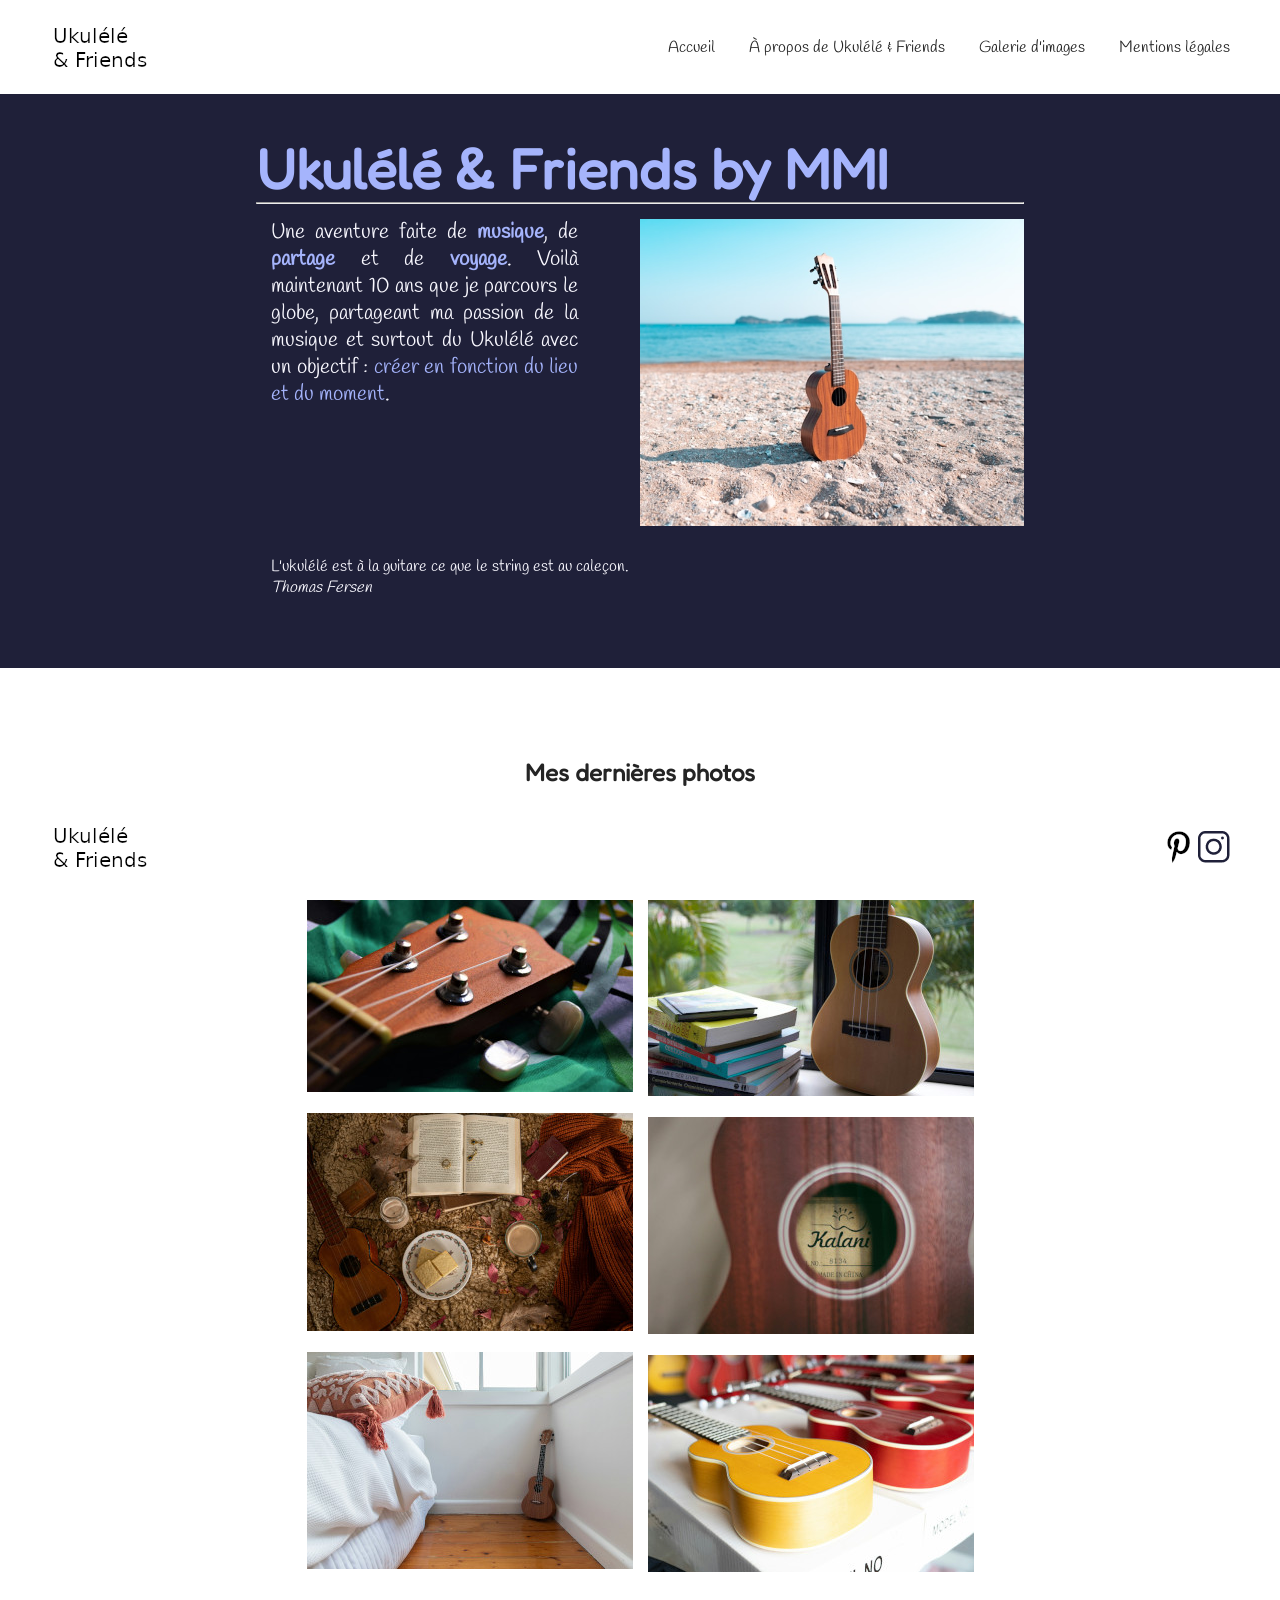
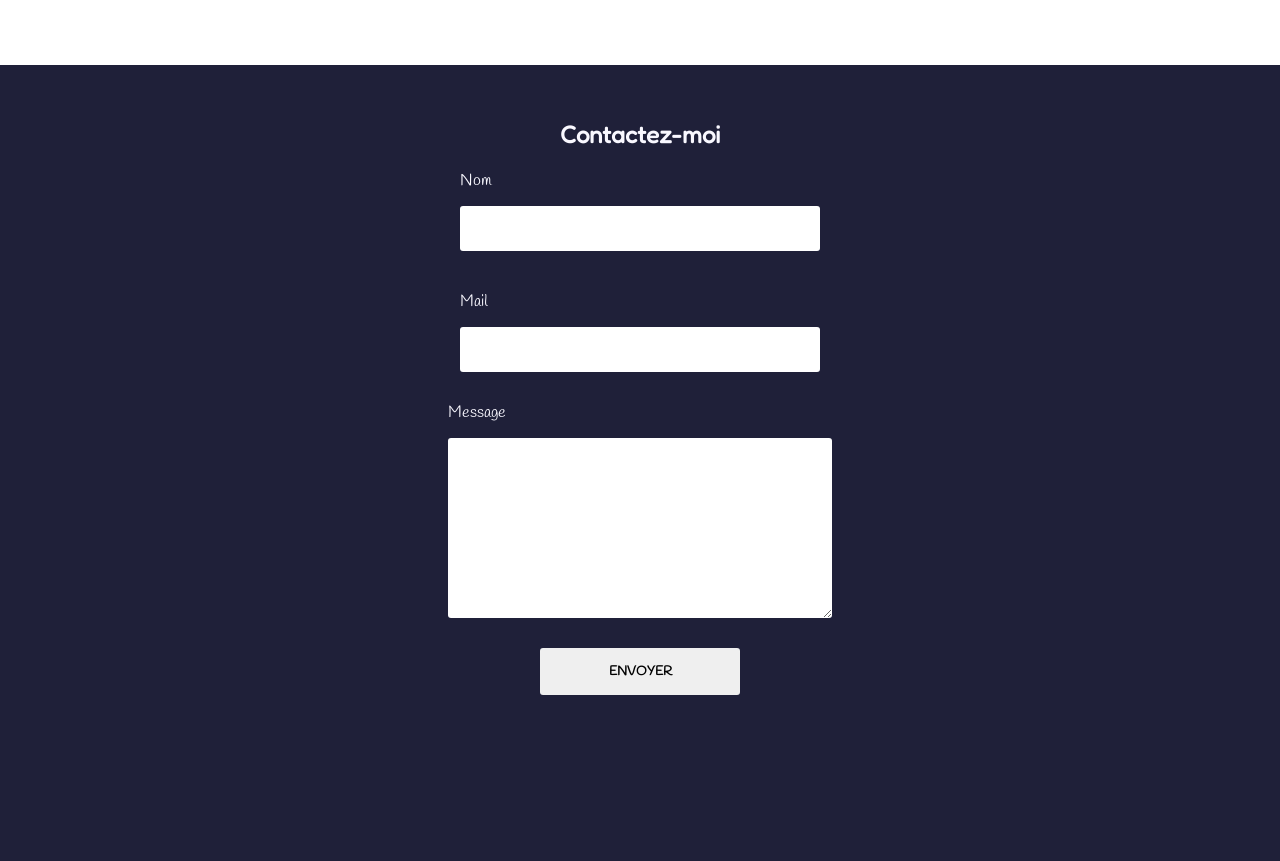
<file: index.html>
<!DOCTYPE html>
<html lang="fr">
    <head>
        <meta charset="UTF-8" />
        <title>Accueil – Ukulélé & Friends</title>
        <meta name="author" content="Damien Brulin" />
        <meta name="keywords" content="Ukulélé, voyages, musique" />
        <meta name="viewport" content="width=device-width, initial-scale=1.0">
        <link href="styles/style.css" rel="stylesheet" type="text/css"/>
    </head>
    <body>
        <!--Début de ma page d'accueil-->
        <header>
            <nav>
                <img src="images/logo_ukulele.png" alt="Logo Ukulélé & Friends"/>
                <p>
                    <a href="index.html" title="Lien vers la page d'accueil">Accueil</a>
                    <a href="a_propos.html" title="Lien vers la page À propos">À propos de Ukulélé & Friends</a>
                    <a href="./galerie.html" title="Lien vers la page Galerie d'images">Galerie d'images</a>
                    <a href="./mentions.html" title="Lien vers la page Mentions Légales">Mentions légales</a>
                </p>
            </nav>
        </header>
        <main>
            <section class="intro">
                <h1>Ukulélé & Friends by MMI</h1>
                <hr />
                <p class="pres">
                    Une aventure faite de <strong>musique</strong>, de <strong>partage</strong> et de <strong>voyage</strong>. Voilà maintenant 10 ans que je parcours le globe, partageant
                    ma passion de la musique et surtout du Ukulélé avec un objectif : <em>créer en fonction
                    du lieu et du moment</em>. 
                </p>
                <img src="images/ukulele_plage.jpg" alt="Un ukulélé sur une plage" />
                <blockquote>
                    <p>
                        L'ukulélé est à la guitare ce que le string est au caleçon.
                    </p>
                    <cite>
                        Thomas Fersen
                    </cite>
                </blockquote>
            </section>
            <section class="photo_accueil">
                <h2>Mes dernières photos</h2>
                <p>
                    <a href="images/accueil/photo1.jpg"><img src="images/accueil/photo1.jpg" alt="Photo 1"/></a>
                    <img src="images/accueil/photo2.jpg" alt="Photo 2"/>
                    <a href="images/accueil/photo3.jpg"><img src="images/accueil/photo3.jpg" alt="Photo 3"/></a>
                    <img src="images/accueil/photo4.jpg" alt="Photo 4"/>
                    <a href="images/accueil/photo5.jpg"><img src="images/accueil/photo5.jpg" alt="Photo 5"/></a>
                    <img src="images/accueil/photo6.jpg" alt="Photo 6"/>
                </p>
            </section>
            <section class="formulaire">
                <h2>Contactez-moi</h2>
                <form method="get" action="#">
                    <fieldset class="identite">
                        <p class="colonne-form">
                            <label for="nom">Nom</label>
                            <input type="text" name="nom" id="nom" />
                        </p>
                        <p class="colonne-form">
                            <label for="mail">Mail</label>
                            <input type="email" name="mail" id="mail" />
                        </p>
                    </fieldset>
                    <label for="message">Message</label>
                    <textarea name="message" id="message" rows="10"></textarea>
                    <input type="submit" value="ENVOYER" />
                </form>
            </section>
        </main>
        <footer>
            <a href="index.html" title="Lien vers la page d'accueil"><img src="images/logo_ukulele.png" alt="Logo Ukulélé & Friends"/></a>
            <p>
                <a href="https://www.pinterest.fr/" title="Lien vers Pinterest" target="_blank"><img src="images/pinterest.png" alt="Logo Pinterest"/></a>
                <a href="https://www.instagram.com/" title="Lien vers Instagram" target="_blank"><img src="images/instagram.png" alt="Logo Instagram"/></a>
            </p>
        </footer>
    </body>
</html>
</file>
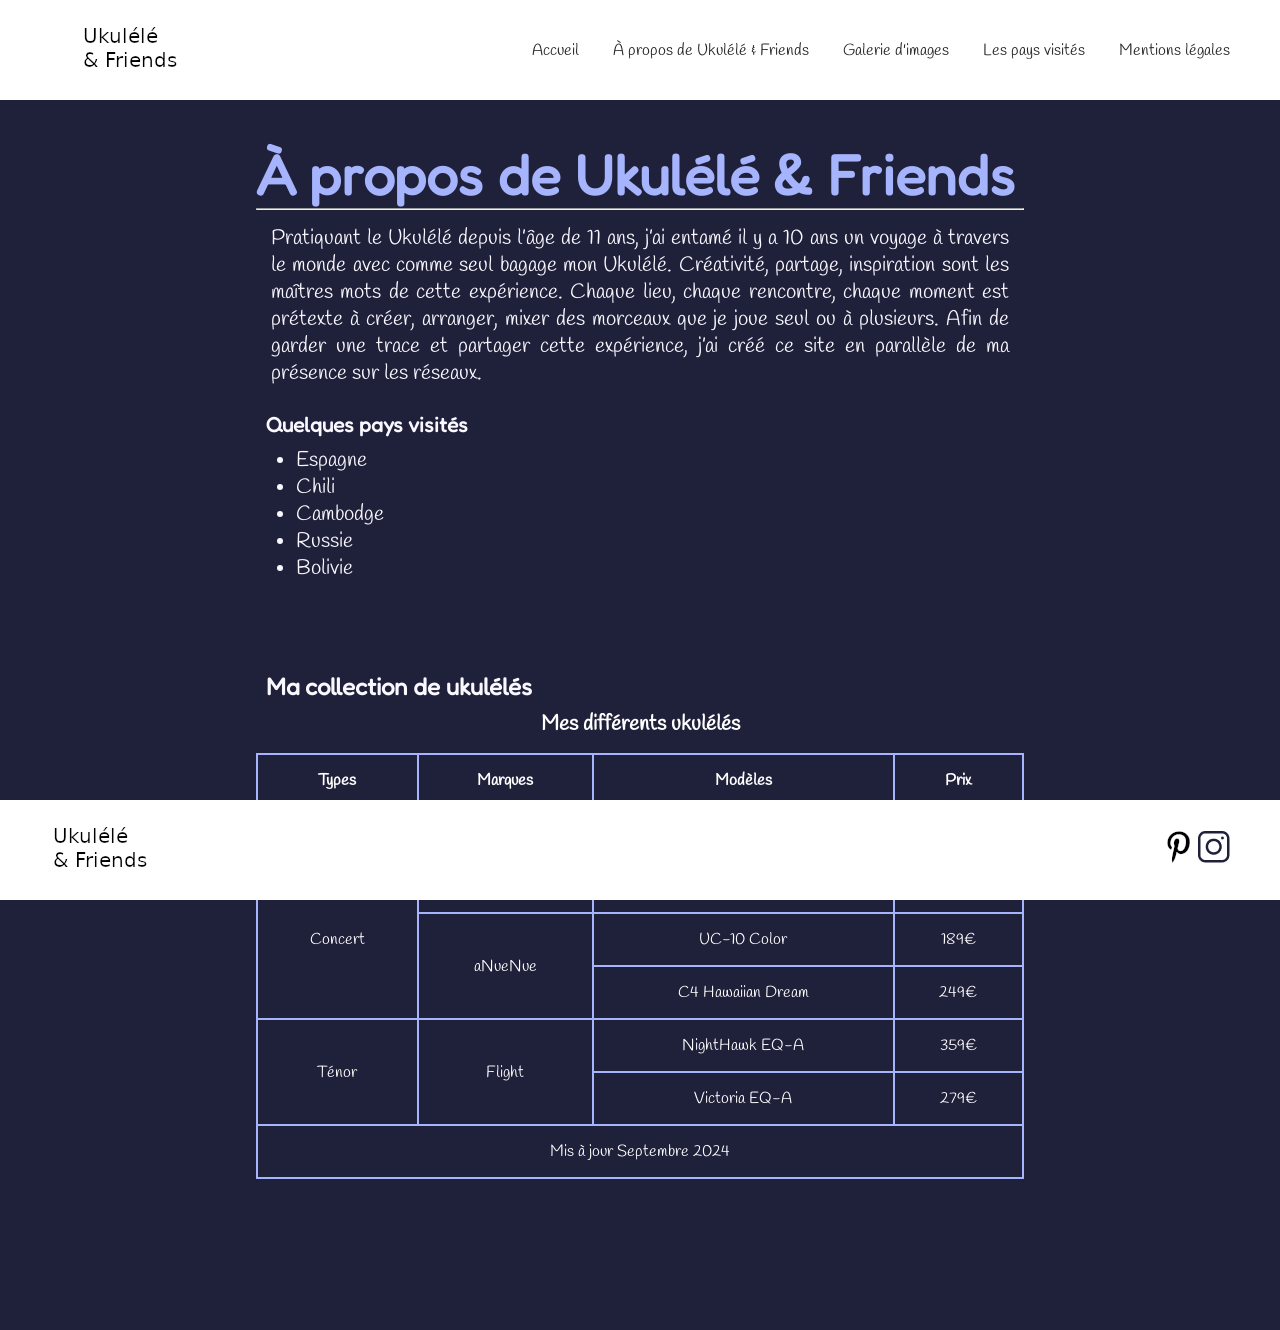
<file: a_propos.html>
<!DOCTYPE html>
<html lang="fr">
    <head>
        <meta charset="UTF-8" />
        <title>À propos – Ukulélé & Friends</title>
        <meta name="author" content="Damien Brulin" />
        <meta name="keywords" content="Ukulélé, voyages, musique" />
        <link href="styles/style.css" rel="stylesheet" type="text/css"/>
    </head>
    <body>
        <!--Début de ma page d'accueil-->
        <header>
            <nav>
                <a href="index.html" title="Lien vers la page d'accueil"><img src="images/logo_ukulele.png" alt="Logo Ukulélé & Friends"/></a>
                <p>
                    <a href="index.html" title="Lien vers la page d'accueil">Accueil</a>
                    <a href="a_propos.html" title="Lien vers la page À propos">À propos de Ukulélé & Friends</a>
                    <a href="./galerie.html" title="Lien vers la page Galerie d'images">Galerie d'images</a>
                    <a href="#pays" title="Les pays visités">Les pays visités</a>
                    <a href="./mentions.html" title="Lien vers la page Mentions Légales">Mentions légales</a>
                </p>
            </nav>  
        </header>
        <main>
            <section>
                <h1>À propos de Ukulélé & Friends</h1>
                <hr />
                <p class="apropos">
                    Pratiquant le Ukulélé depuis l’âge de 11 ans, j’ai entamé il y a 10 ans un voyage à travers le monde avec 
                    comme seul bagage mon Ukulélé. Créativité, partage, inspiration sont les maîtres 
                    mots de cette expérience. Chaque lieu, chaque rencontre, chaque moment est 
                    prétexte à créer, arranger, mixer des morceaux que je joue seul ou à plusieurs. Afin 
                    de garder une trace et partager cette expérience, j’ai créé ce site en parallèle de 
                    ma présence sur les réseaux.
                </p>
                <h2 id="pays" class="apropos">Quelques pays visités</h2>
                <ul class="apropos">
                    <li>Espagne</li>
                    <li>Chili</li>
                    <li>Cambodge</li>
                    <li>Russie</li>
                    <li>Bolivie</li>
                </ul>
            </section>
            <section class="tableau">
                <h2>Ma collection de ukulélés</h2>
                <table>
                    <caption>Mes différents ukulélés</caption>
                    <tr><th>Types</th><th>Marques</th><th>Modèles</th><th>Prix</th></tr>
                    <tr><td>Soprano</td><td>Kala</td><td>KA-Gardenia-S</td><td>89€</td></tr>
                    <tr><td rowspan="3">Concert</td><td>Flight</td><td>Iris-Black</td><td>149€</td></tr>
                    <tr><td rowspan="2">aNueNue</td><td>UC-10 Color</td><td>189€</td></tr>
                    <tr><td>C4 Hawaiian Dream</td><td>249€</td></tr>
                    <tr><td rowspan="2">Ténor</td><td rowspan="2">Flight</td><td>NightHawk EQ-A</td><td>359€</td></tr>
                    <tr><td>Victoria EQ-A</td><td>279€</td></tr>
                    <tr><td colspan="4">Mis à jour Septembre 2024</td></tr>
                </table>
            </section>
        </main>
        <footer>
            <a href="index.html" title="Lien vers la page d'accueil"><img src="images/logo_ukulele.png" alt="Logo Ukulélé & Friends"/></a>
            <p>
                <a href="https://www.pinterest.fr/" title="Lien vers Pinterest" target="_blank"><img src="images/pinterest.png" alt="Logo Pinterest"/></a>
                <a href="https://www.instagram.com/" title="Lien vers Instagram" target="_blank"><img src="images/instagram.png" alt="Logo Instagram"/></a>
            </p>
        </footer>
    </body>
</html>
</file>
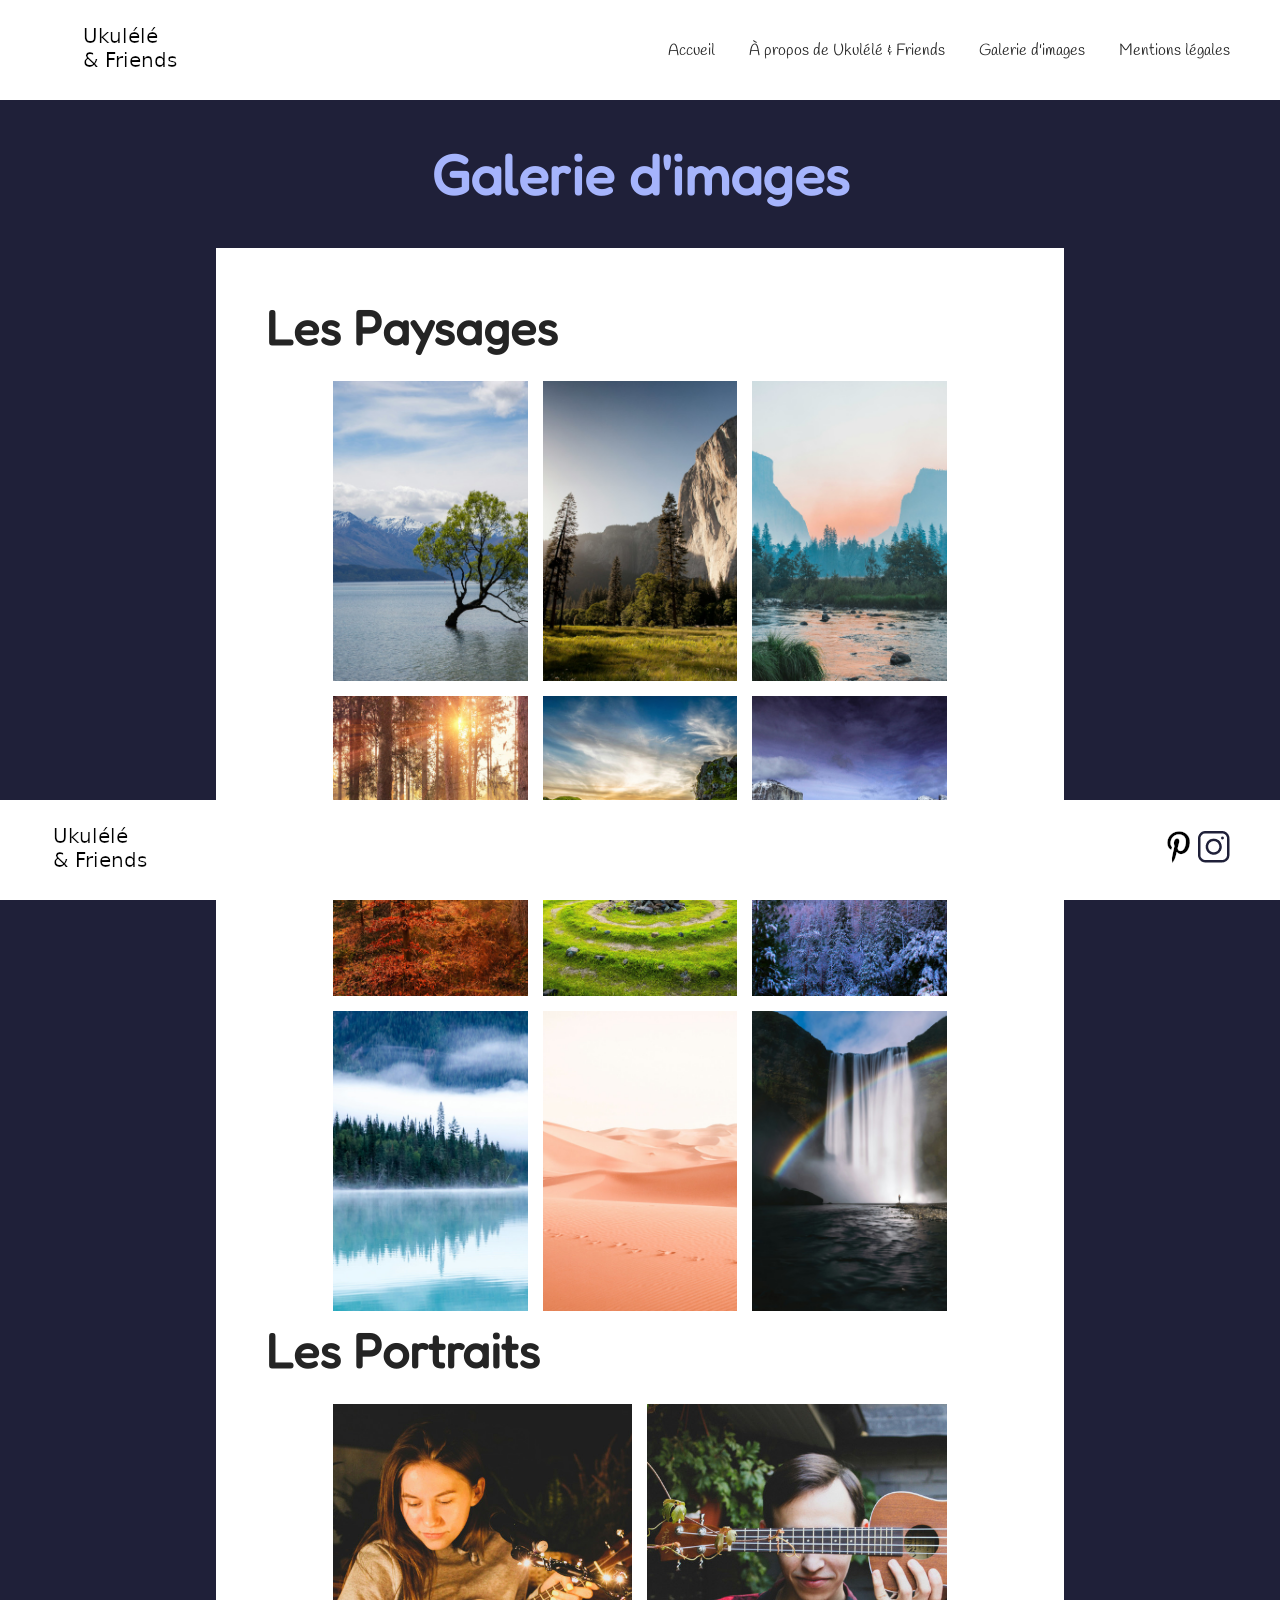
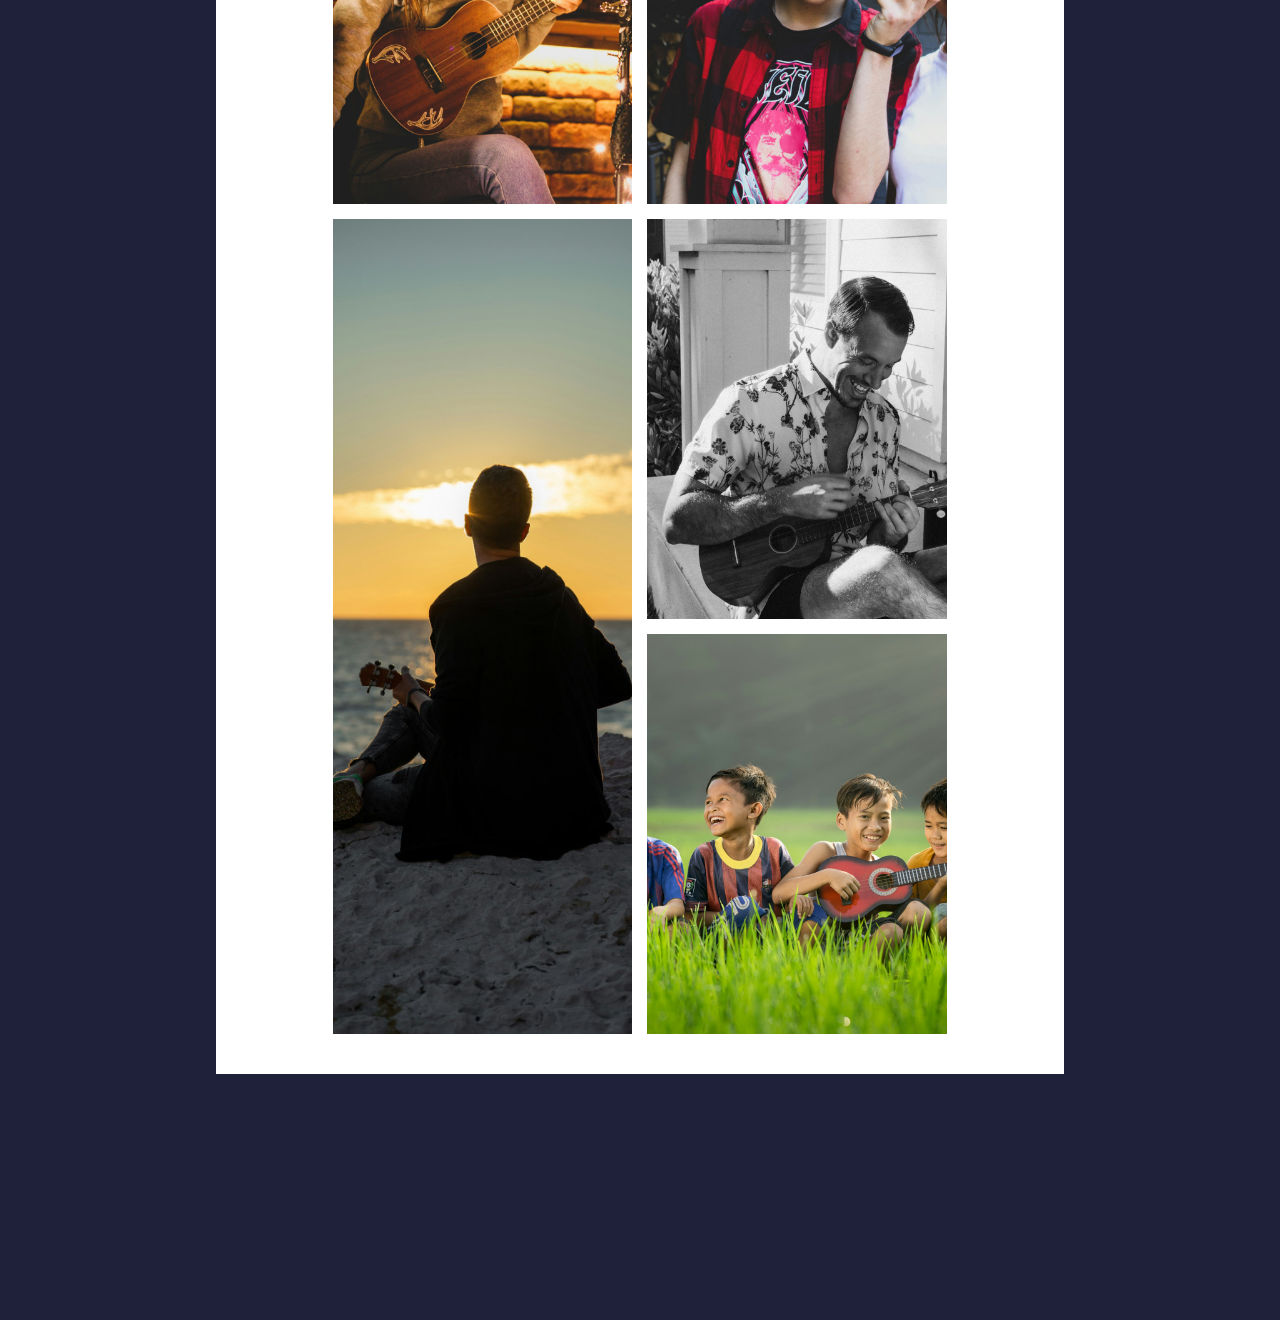
<file: galerie.html>
<!DOCTYPE html>
<html lang="fr">
    <head>
        <meta charset="UTF-8" />
        <title>Galerie – Ukulélé & Friends</title>
        <meta name="author" content="Damien Brulin" />
        <meta name="keywords" content="Ukulélé, voyages, musique" />
        <link href="styles/style.css" rel="stylesheet" type="text/css"/>
    </head>
    <body>
        <header>
			<nav>
				<a href="./index.html" title="Lien vers la page d'accueil"><img src="images/logo_ukulele.png" alt="Logo Ukulélé & Friends"/></a>
				<p>
				<a href="./index.html" title="Lien vers la page d'accueil">Accueil</a>
				<a href="./a_propos.html" title="Lien vers la page À propos">À propos de Ukulélé & Friends</a>
				<a href="./galerie.html" title="Lien vers la page Galerie d'images">Galerie d'images</a>
                    <a href="./mentions.html" title="Lien vers la page Mentions Légales">Mentions légales</a>
				</p>
			</nav>
		</header>
        <main>
            <section class="titre_galerie">
				<h1>Galerie d'images</h1>
			</section>
            <section class="galerie">
                <h2>Les Paysages</h2>
                <p class="grille-paysages">
                    <img src="images/galerie/paysages/paysage1.jpg" alt="Paysage 1" />
		            <img src="images/galerie/paysages/paysage2.jpg" alt="Paysage 2" />
             		<img src="images/galerie/paysages/paysage3.jpg" alt="Paysage 3" />
                    <img src="images/galerie/paysages/paysage4.jpg" alt="Paysage 4" />     
                    <img src="images/galerie/paysages/paysage5.jpg" alt="Paysage 5" />
                    <img src="images/galerie/paysages/paysage6.jpg" alt="Paysage 6" />
                    <img src="images/galerie/paysages/paysage7.jpg" alt="Paysage 7" />            
                    <img src="images/galerie/paysages/paysage8.jpg" alt="Paysage 8" />             
                    <img src="images/galerie/paysages/paysage9.jpg" alt="Paysage 9" /> 
                </p>
                
                <h2>Les Portraits</h2>
                <p class="grille-portraits">
                    <img src="images/galerie/portraits/portrait1.jpg" alt="Portrait 1" />
             		<img src="images/galerie/portraits/portrait2.jpg" alt="Portrait 2" />
                    <img class="portrait_vertical" src="images/galerie/portraits/portrait3.jpg" alt="Portrait 3" />   
                    <img src="images/galerie/portraits/portrait4.jpg" alt="Portrait 4" />
                    <img src="images/galerie/portraits/portrait5.jpg" alt="Portrait 5" />
                </p>
            </section>
        </main>
        <footer>
			<a href="./index.html" title="Lien vers la page d'accueil"><img src="images/logo_ukulele.png" alt="Logo Ukulélé & Friends"/></a>
			<p>
			<a href="https://www.pinterest.fr/" target="_blank" title="Lien vers Pinterest"><img src="images/pinterest.png" alt="Logo Pinterest"/></a>
			<a href="https://www.instagram.com/" target="_blank" title="Lien vers Instagram"><img src="images/instagram.png" alt="Logo Instagram"/></a>
			</p>
		</footer>
    </body>
</html>
</file>
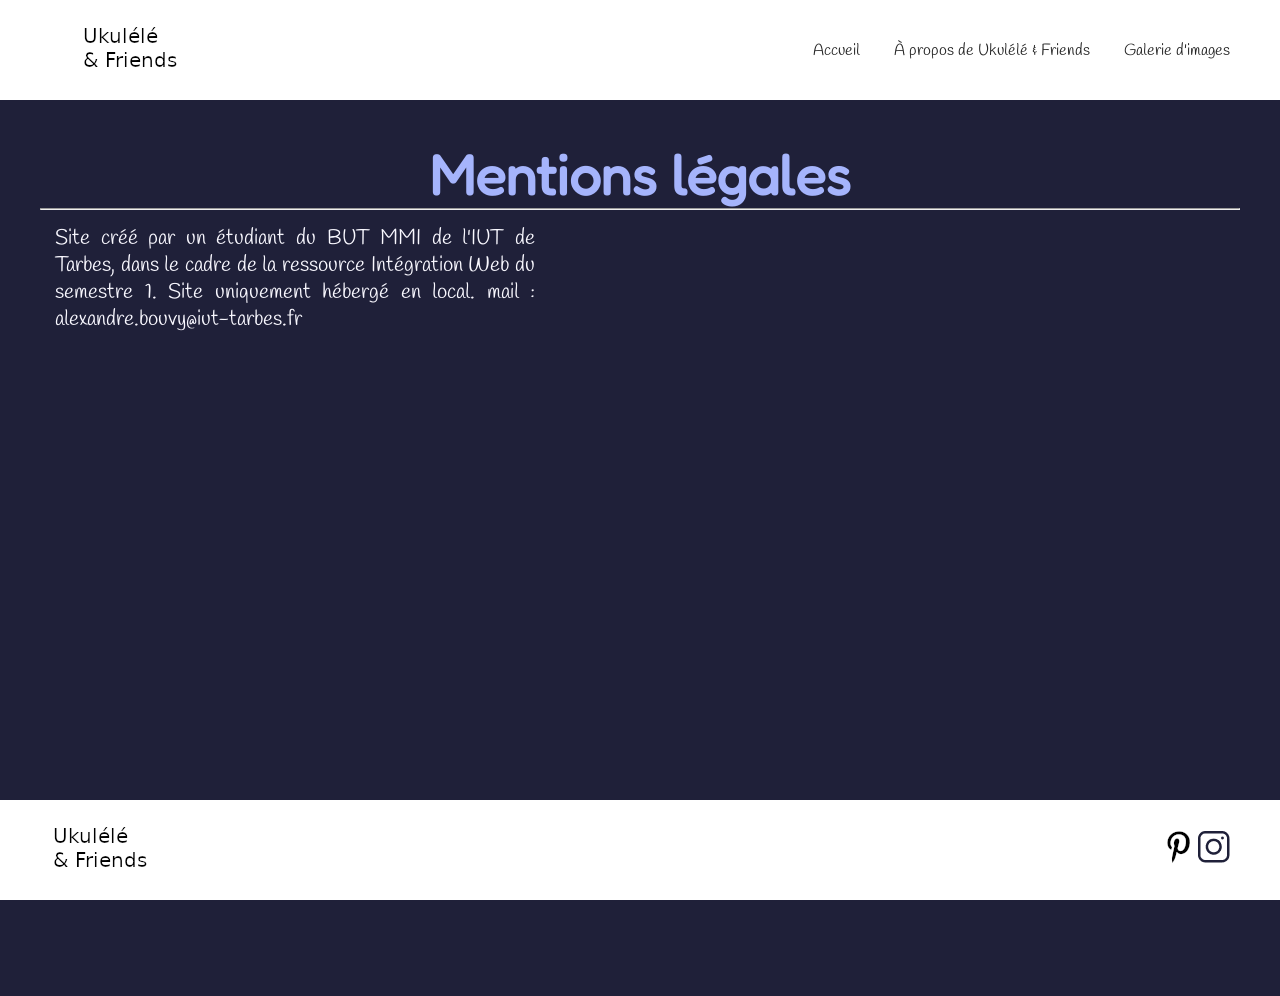
<file: mentions.html>
<!DOCTYPE html>
<html lang="fr">
    <head>
        <meta charset="UTF-8" />
        <title>Galerie – Ukulélé & Friends</title>
        <meta name="author" content="Damien Brulin" />
        <meta name="keywords" content="Ukulélé, voyages, musique" />
        <link href="styles/style.css" rel="stylesheet" type="text/css"/>
    </head>
    <body>
        <header>
			<nav>
				<a href="./index.html" title="Lien vers la page d'accueil"><img src="images/logo_ukulele.png" alt="Logo Ukulélé & Friends"/></a>
				<p>
				<a href="./index.html" title="Lien vers la page d'accueil">Accueil</a>
				<a href="./a_propos.html" title="Lien vers la page À propos">À propos de Ukulélé & Friends</a>
				<a href="./galerie.html" title="Lien vers la page Galerie d'images">Galerie d'images</a>
				</p>
			</nav>
		</header>
        <main>
            <section class="titre_galerie">
				<h1>Mentions légales</h1>
                <hr />
                <p class="pres">
                    Site créé par un étudiant du BUT MMI de l'IUT de Tarbes, dans le cadre de la ressource Intégration Web du semestre 1.
                    Site uniquement hébergé en local.
			mail : alexandre.bouvy@iut-tarbes.fr
                </p>
			</section>
        </main>
        <footer>
			<a href="./index.html" title="Lien vers la page d'accueil"><img src="images/logo_ukulele.png" alt="Logo Ukulélé & Friends"/></a>
			<p>
			<a href="https://www.pinterest.fr/" target="_blank" title="Lien vers Pinterest"><img src="images/pinterest.png" alt="Logo Pinterest"/></a>
			<a href="https://www.instagram.com/" target="_blank" title="Lien vers Instagram"><img src="images/instagram.png" alt="Logo Instagram"/></a>
			</p>
		</footer>
    </body>
</html>
</file>
<file: styles/style.css>
@font-face{
    font-family: Fredoka;
    src: url('../fonts/Fredoka/static/Fredoka-Regular.ttf');
}

@font-face{
    font-family: Handlee;
    src: url('../fonts/Handlee/Handlee-Regular.ttf');
}

html{
    height: 100%;
}

body{
    font-size: 1em;
    background-color: #1F2039;
    color:#F9F8FF;
    min-height:100%;
	position:relative;
	padding-bottom:6em;
    font-family: 'Handlee', sans-serif;
}

*{
    margin: auto 0;
}

header, footer{
    background-color: white;
    padding: 20px 50px 20px 50px;
}

em{
    color: #A5B4FC;
    font-style: normal;
}

strong{
    color: #A5B4FC;
}

h1{
    color: #A5B4FC;
    font-size: 3.5em;
    font-family: 'Fredoka', sans-serif;
}

h2{
    color: #F9F8FF;
    padding: 10px;
    font-family: 'Fredoka', sans-serif;
}

    .photo_accueil{
    background-color: white;
    padding: 80px;
    width: auto;
}

.photo_accueil h2{
    color:#242424;
    text-align: center;
    margin-bottom: 80px;
}

section{
    padding: 40px;
    width: 60%;
    margin: auto;
}

a{
    color:#242424;
    text-decoration: none;
    font-size: 1em;
}

a:hover{
    text-decoration: underline;
}

nav a{
    margin-left: 30px;
}

table{
    color:white;
    text-align: center;
    width: 100%;
    margin-bottom: 15px;
    border-collapse: collapse;
}

caption{
    font-size: 1.3em;
    padding-bottom: 15px;
    font-weight: 700;
}

th,td{
    padding: 15px;
    border: 2px solid #A5B4FC;
}

.apropos{
    font-size: 1.3em;
    text-align: justify;
}

p.apropos{
    padding: 15px;
}

label{
    margin-bottom: 15px;
}

input,textarea{
    padding: 15px;
    border-radius: 3px;
    border:none;
}

input[type="submit"]{
    margin:30px auto;
    width:200px;
    font-weight: 700;
    font-family: 'Handlee', sans-serif;
}

fieldset{
    border: none;
}

.pres{
    float:left;
    padding: 15px;
    width: 40%;
    font-size: 1.3em;
    text-align: justify;
}

.intro img{
    float:right;
    width: 50%;
    margin-bottom: 15px;
    margin-top: 15px;
}

.intro blockquote{
    clear:both;
    padding:15px;
    margin-bottom: 15px;
}

nav,footer{
    display:flex;
    flex-direction: row;
    justify-content: space-between;
    align-content: center;
}

.photo_accueil p{
    width:60%;
    margin:10px auto;
    display:flex;
    flex-direction: row;
    flex-wrap: wrap;
    justify-content: center;
    align-content: center;
    gap:15px;
}

.formulaire h2{
    text-align: center;
    padding: 15px;
}

form{
    display: flex;
    flex-flow: column wrap;
    width: 50%;
    margin: auto;
}

.identite{
    display: flex;
    flex-direction: row;
    flex-wrap: wrap;
    gap: 20px;
}

.colonne-form{
    display:flex;
    flex-direction: column;
    margin-bottom: 20px;
    flex:1;
}

footer{
	position:fixed;
	bottom:0;
	left:0;
	right:0;	
	
}

.titre_galerie{
	width:auto;
    text-align: center;
}

.galerie{
	background-color:white;
	margin-bottom:150px;
}

.galerie h2{
    color:#242424;
	margin-bottom:15px;
    font-size: 3em;
}

.grille-paysages{
	width:80%;
	margin:auto;
    display:grid;
    grid-template-columns:1fr 1fr 1fr;
    grid-template-rows: 300px 300px 300px;
    gap:15px;
}

.grille-portraits{
		width:80%;
	margin:auto;
    display:grid;
    grid-template-columns: 1fr 1fr;
    grid-template-rows: 400px 400px 400px;
    gap:15px;
}

.grille-paysages img,
.grille-portraits img {
  width: 100%;
  height: 100%;
  object-fit: cover;
}

.portrait_vertical{
	grid-row-start:2;
	grid-row-end:4;
}

@media screen and (max-width:996px){
    nav{
        flex-direction: column;
        align-items: center;
        justify-content: center;
    }
    
    nav p{
        display:flex;
        flex-flow: column wrap;
        justify-content: center;
    }
    
    nav p a{
        margin-top: 15px;
    }
    .intro img{
        display:none;
    }
    .pres{
        float:none;
        width: 100%;
    }
    
    .identite{
        flex-direction: column;
    }
    
    .tableau{
        display:none;
    }
    
    .grille-paysages, .grille-portraits{
  
    grid-template-columns:1fr;
        grid-template-rows: auto;
    }
    
    
    
    .portrait_vertical{
	grid-row:auto;
    }
}
</file>
